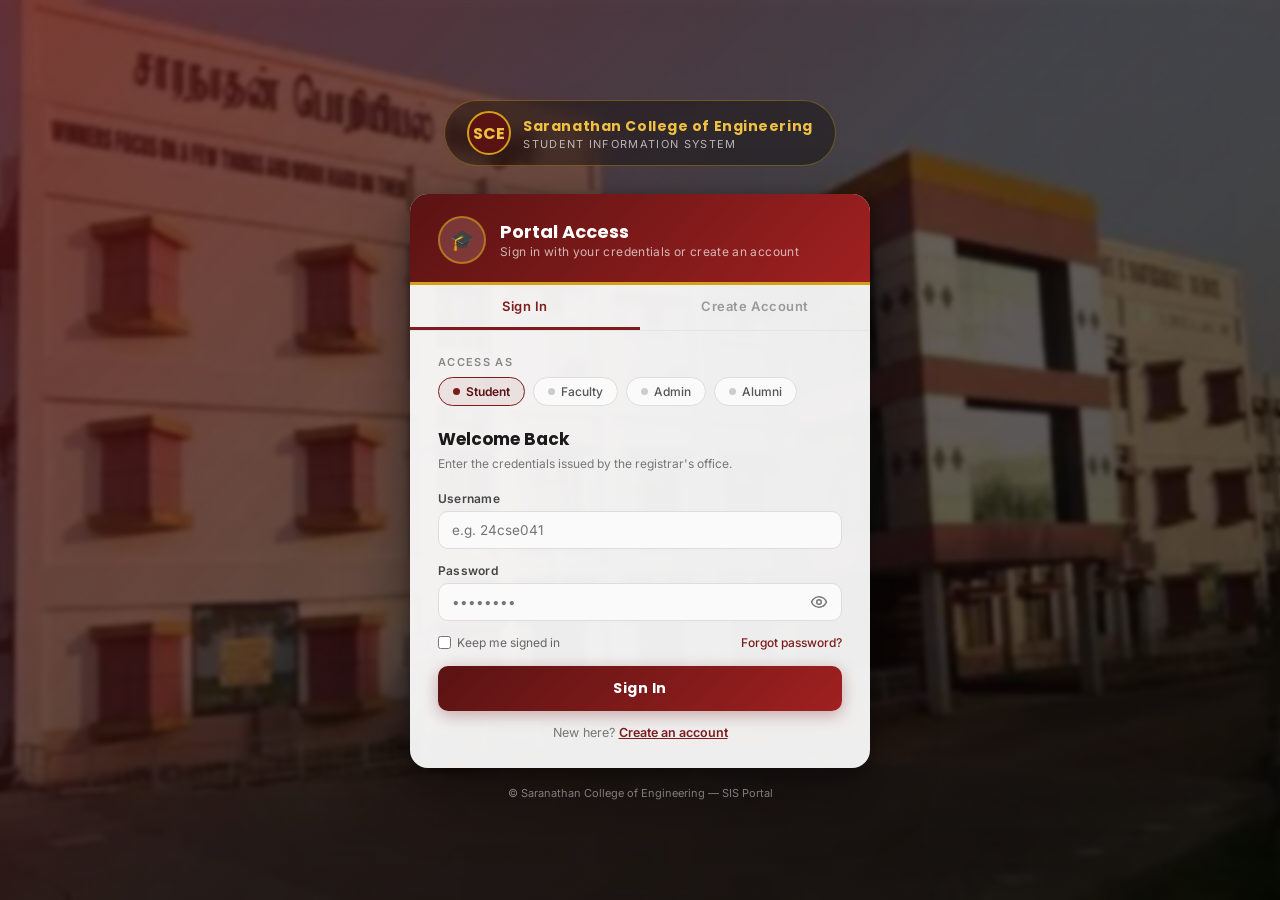
<file: frontend/index.html>
<!DOCTYPE html>
<html lang="en">
<head>
<meta charset="UTF-8">
<meta name="viewport" content="width=device-width, initial-scale=1.0">
<title>Student Information System — Sign In</title>
<meta name="description" content="Sign in to the Student Information System of Saranathan College of Engineering.">
<link rel="preconnect" href="https://fonts.googleapis.com">
<link href="https://fonts.googleapis.com/css2?family=Inter:wght@300;400;500;600;700&family=Poppins:wght@600;700&display=swap" rel="stylesheet">
<script src="api-client.js"></script>
<style>
  :root {
    --maroon: #7C1D1D;
    --maroon-dark: #5A1313;
    --maroon-light: #A02020;
    --gold: #D4A017;
    --gold-light: #F0C040;
    --white: #ffffff;
    --white-80: rgba(255,255,255,0.80);
    --white-10: rgba(255,255,255,0.10);
    --white-20: rgba(255,255,255,0.20);
    --white-30: rgba(255,255,255,0.30);
    --text-dark: #1a1a1a;
    --text-mid: #444;
    --shadow-card: 0 24px 64px rgba(0,0,0,0.45), 0 4px 16px rgba(0,0,0,0.30);
    --radius: 18px;
    --input-radius: 10px;
  }

  *, *::before, *::after { box-sizing: border-box; margin: 0; padding: 0; }

  html, body {
    height: 100%;
    font-family: 'Inter', sans-serif;
    overflow-x: hidden;
  }

  /* ── Full-page background ── */
  .bg {
    position: fixed;
    inset: 0;
    background: url('college.png') center center / cover no-repeat;
    z-index: 0;
  }
  .bg-overlay {
    position: fixed;
    inset: 0;
    background: linear-gradient(
      135deg,
      rgba(90,19,19,0.78) 0%,
      rgba(20,10,10,0.65) 50%,
      rgba(0,0,0,0.72) 100%
    );
    backdrop-filter: blur(2px);
    z-index: 1;
  }

  /* ── Page layout ── */
  .page {
    position: relative;
    z-index: 2;
    min-height: 100vh;
    display: flex;
    flex-direction: column;
    align-items: center;
    justify-content: center;
    padding: 32px 16px;
  }

  /* ── College header banner ── */
  .college-header {
    text-align: center;
    margin-bottom: 28px;
    animation: fadeDown 0.6s ease both;
  }
  .college-header .badge {
    display: inline-flex;
    align-items: center;
    gap: 12px;
    background: rgba(0,0,0,0.35);
    border: 1px solid rgba(212,160,23,0.40);
    border-radius: 50px;
    padding: 10px 22px;
    backdrop-filter: blur(8px);
  }
  .college-header .badge-emblem {
    width: 44px;
    height: 44px;
    border-radius: 50%;
    border: 2px solid var(--gold);
    background: var(--maroon-dark);
    display: flex;
    align-items: center;
    justify-content: center;
    font-family: 'Poppins', sans-serif;
    font-weight: 700;
    font-size: 16px;
    color: var(--gold-light);
    flex-shrink: 0;
  }
  .college-header .badge-text {
    display: flex;
    flex-direction: column;
    text-align: left;
  }
  .college-header .badge-text strong {
    font-family: 'Poppins', sans-serif;
    font-weight: 700;
    font-size: 14px;
    color: var(--gold-light);
    letter-spacing: 0.04em;
  }
  .college-header .badge-text span {
    font-size: 11px;
    color: rgba(255,255,255,0.65);
    letter-spacing: 0.12em;
    text-transform: uppercase;
  }

  /* ── Glass card ── */
  .card {
    width: 100%;
    max-width: 460px;
    background: rgba(255,255,255,0.93);
    border-radius: var(--radius);
    box-shadow: var(--shadow-card);
    overflow: hidden;
    animation: fadeUp 0.65s ease both 0.1s;
  }

  /* ── Card top stripe ── */
  .card-top {
    background: linear-gradient(135deg, var(--maroon-dark) 0%, var(--maroon-light) 100%);
    padding: 22px 28px 18px;
    display: flex;
    align-items: center;
    gap: 14px;
    border-bottom: 3px solid var(--gold);
  }
  .card-top-icon {
    width: 48px;
    height: 48px;
    border-radius: 50%;
    background: rgba(255,255,255,0.15);
    border: 2px solid rgba(212,160,23,0.60);
    display: flex;
    align-items: center;
    justify-content: center;
    font-size: 20px;
    flex-shrink: 0;
  }
  .card-top-text h1 {
    font-family: 'Poppins', sans-serif;
    font-size: 18px;
    font-weight: 700;
    color: var(--white);
    line-height: 1.2;
  }
  .card-top-text p {
    font-size: 12px;
    color: rgba(255,255,255,0.68);
    margin-top: 2px;
    letter-spacing: 0.03em;
  }

  /* ── Tabs ── */
  .tabs {
    display: flex;
    border-bottom: 1px solid #e5e5e5;
  }
  .tab {
    flex: 1;
    padding: 13px 0;
    font-size: 13px;
    font-weight: 600;
    border: none;
    background: none;
    cursor: pointer;
    color: #999;
    letter-spacing: 0.04em;
    transition: color 0.2s, border-bottom 0.2s;
    border-bottom: 3px solid transparent;
    font-family: 'Inter', sans-serif;
  }
  .tab[aria-selected="true"] {
    color: var(--maroon);
    border-bottom: 3px solid var(--maroon);
  }
  .tab:hover { color: var(--maroon-light); }

  /* ── Card body ── */
  .card-body { padding: 24px 28px 28px; }

  /* ── Role picker ── */
  .role-label {
    font-size: 11px;
    font-weight: 600;
    color: #888;
    letter-spacing: 0.12em;
    text-transform: uppercase;
    margin-bottom: 8px;
  }
  .role-picker {
    display: flex;
    gap: 8px;
    flex-wrap: wrap;
    margin-bottom: 20px;
  }
  .role-badge {
    display: flex;
    align-items: center;
    gap: 6px;
    padding: 6px 14px;
    border-radius: 50px;
    border: 1.5px solid #ddd;
    background: #fafafa;
    cursor: pointer;
    font-size: 12px;
    font-weight: 500;
    color: #555;
    transition: all 0.2s ease;
    font-family: 'Inter', sans-serif;
  }
  .role-badge .dot {
    width: 7px;
    height: 7px;
    border-radius: 50%;
    background: #ccc;
    transition: background 0.2s;
    flex-shrink: 0;
  }
  .role-badge[aria-pressed="true"] {
    border-color: var(--maroon);
    background: rgba(124,29,29,0.08);
    color: var(--maroon-dark);
    font-weight: 600;
  }
  .role-badge[aria-pressed="true"] .dot { background: var(--maroon); }
  .role-badge:hover:not([aria-pressed="true"]) { border-color: #aaa; background: #f2f2f2; }

  /* ── Panel heading ── */
  .panel-head { margin-bottom: 18px; }
  .panel-head h2 {
    font-family: 'Poppins', sans-serif;
    font-size: 17px;
    font-weight: 700;
    color: var(--text-dark);
    margin-bottom: 3px;
  }
  .panel-head p {
    font-size: 12px;
    color: #777;
    line-height: 1.5;
  }

  /* ── Form fields ── */
  .field { margin-bottom: 14px; }
  .field label {
    display: block;
    font-size: 12px;
    font-weight: 600;
    color: #444;
    margin-bottom: 5px;
    letter-spacing: 0.02em;
  }
  .field input {
    width: 100%;
    padding: 10px 13px;
    border: 1.5px solid #ddd;
    border-radius: var(--input-radius);
    font-size: 13.5px;
    font-family: 'Inter', sans-serif;
    color: var(--text-dark);
    background: #fafafa;
    transition: border-color 0.2s, box-shadow 0.2s, background 0.2s;
    outline: none;
  }
  .field input:focus {
    border-color: var(--maroon);
    background: #fff;
    box-shadow: 0 0 0 3px rgba(124,29,29,0.10);
  }
  .field.error input {
    border-color: #e53e3e;
    background: #fff5f5;
  }
  .err-msg {
    font-size: 11px;
    color: #e53e3e;
    margin-top: 4px;
    display: none;
  }
  .field.error .err-msg { display: block; }

  /* ── Password visibility toggle ── */
  .password-wrapper {
    position: relative;
    display: flex;
    align-items: center;
    width: 100%;
  }
  .password-wrapper input {
    width: 100%;
    padding-right: 40px;
  }
  .toggle-password-btn {
    position: absolute;
    right: 8px;
    top: 50%;
    transform: translateY(-50%);
    background: transparent;
    border: none;
    cursor: pointer;
    padding: 6px;
    border-radius: 6px;
    display: inline-flex;
    align-items: center;
    justify-content: center;
    color: #777;
    transition: color 0.15s, background-color 0.15s;
    line-height: 1;
    z-index: 2;
  }
  .toggle-password-btn:hover {
    color: var(--maroon);
    background-color: rgba(124, 29, 29, 0.08);
  }
  .toggle-password-btn:focus-visible {
    outline: 2px solid var(--maroon);
    outline-offset: 1px;
  }
  .toggle-password-btn svg {
    width: 18px;
    height: 18px;
    display: block;
    pointer-events: none;
  }

  .row-2 {
    display: grid;
    grid-template-columns: 1fr 1fr;
    gap: 10px;
  }

  /* ── Aux row ── */
  .aux-row {
    display: flex;
    justify-content: space-between;
    align-items: center;
    font-size: 12px;
    color: #666;
    margin: 10px 0 16px;
    flex-wrap: wrap;
    gap: 6px;
  }
  .aux-row label { display: flex; align-items: center; gap: 6px; cursor: pointer; }
  .aux-row a { color: var(--maroon); text-decoration: none; font-weight: 500; }
  .aux-row a:hover { text-decoration: underline; }

  /* ── Submit button ── */
  .submit-btn {
    width: 100%;
    padding: 12px;
    background: linear-gradient(135deg, var(--maroon-dark) 0%, var(--maroon-light) 100%);
    color: #fff;
    border: none;
    border-radius: var(--input-radius);
    font-size: 14px;
    font-weight: 700;
    font-family: 'Poppins', sans-serif;
    letter-spacing: 0.04em;
    cursor: pointer;
    transition: opacity 0.2s, transform 0.15s, box-shadow 0.2s;
    box-shadow: 0 4px 16px rgba(124,29,29,0.35);
  }
  .submit-btn:hover:not(:disabled) {
    opacity: 0.92;
    transform: translateY(-1px);
    box-shadow: 0 8px 24px rgba(124,29,29,0.40);
  }
  .submit-btn:active:not(:disabled) { transform: translateY(0); }
  .submit-btn:disabled { opacity: 0.6; cursor: not-allowed; }

  /* ── Switch line ── */
  .switch-line {
    text-align: center;
    font-size: 12.5px;
    color: #777;
    margin-top: 14px;
  }
  .switch-line button {
    background: none;
    border: none;
    color: var(--maroon);
    font-weight: 600;
    font-size: 12.5px;
    font-family: 'Inter', sans-serif;
    cursor: pointer;
    padding: 0;
    text-decoration: underline;
  }
  .switch-line button:hover { color: var(--maroon-dark); }

  /* ── Hidden ── */
  .hidden { display: none !important; }

  /* ── Toast ── */
  .toast {
    position: fixed;
    bottom: 28px;
    left: 50%;
    transform: translateX(-50%) translateY(20px);
    background: #222;
    color: #fff;
    padding: 11px 22px;
    border-radius: 40px;
    font-size: 13px;
    font-weight: 500;
    opacity: 0;
    pointer-events: none;
    transition: opacity 0.3s, transform 0.3s;
    z-index: 999;
    white-space: nowrap;
    max-width: 90vw;
  }
  .toast.show {
    opacity: 1;
    transform: translateX(-50%) translateY(0);
  }

  /* ── Footer credit ── */
  .footer-credit {
    margin-top: 18px;
    text-align: center;
    font-size: 11px;
    color: rgba(255,255,255,0.45);
    animation: fadeUp 0.7s ease both 0.2s;
  }

  /* ── Animations ── */
  @keyframes fadeUp {
    from { opacity: 0; transform: translateY(24px); }
    to   { opacity: 1; transform: translateY(0); }
  }
  @keyframes fadeDown {
    from { opacity: 0; transform: translateY(-16px); }
    to   { opacity: 1; transform: translateY(0); }
  }

  @media (max-width: 520px) {
    .card-body { padding: 18px 18px 22px; }
    .row-2 { grid-template-columns: 1fr; }
    .card-top { padding: 18px 18px 14px; }
    .role-picker { gap: 6px; }
  }

  @media (prefers-reduced-motion: reduce) {
    * { animation-duration: 0.001ms !important; transition-duration: 0.001ms !important; }
  }
</style>
</head>
<body>

<!-- Background -->
<div class="bg"></div>
<div class="bg-overlay"></div>

<div class="page">

  <!-- College badge header -->
  <div class="college-header">
    <div class="badge">
      <div class="badge-emblem">SCE</div>
      <div class="badge-text">
        <strong>Saranathan College of Engineering</strong>
        <span>Student Information System</span>
      </div>
    </div>
  </div>

  <!-- Main card -->
  <div class="card">

    <!-- Red top bar -->
    <div class="card-top">
      <div class="card-top-icon">🎓</div>
      <div class="card-top-text">
        <h1>Portal Access</h1>
        <p>Sign in with your credentials or create an account</p>
      </div>
    </div>

    <!-- Tabs -->
    <div class="tabs" role="tablist" aria-label="Account access">
      <button class="tab" id="tab-login" role="tab" aria-selected="true" aria-controls="panel-login">Sign In</button>
      <button class="tab" id="tab-signup" role="tab" aria-selected="false" aria-controls="panel-signup">Create Account</button>
    </div>

    <div class="card-body">

      <!-- Role picker (shared) -->
      <div class="role-label">Access as</div>
      <div class="role-picker" role="group" aria-label="Select your role">
        <button type="button" class="role-badge" data-role="student" aria-pressed="true">
          <span class="dot"></span><span class="label">Student</span>
        </button>
        <button type="button" class="role-badge" data-role="faculty" aria-pressed="false">
          <span class="dot"></span><span class="label">Faculty</span>
        </button>
        <button type="button" class="role-badge" data-role="admin" aria-pressed="false">
          <span class="dot"></span><span class="label">Admin</span>
        </button>
        <button type="button" class="role-badge" data-role="alumni" aria-pressed="false">
          <span class="dot"></span><span class="label">Alumni</span>
        </button>
      </div>

      <!-- LOGIN PANEL -->
      <section id="panel-login" role="tabpanel" aria-labelledby="tab-login">
        <div class="panel-head">
          <h2>Welcome Back</h2>
          <p>Enter the credentials issued by the registrar's office.</p>
        </div>

        <form id="form-login" novalidate>
          <div class="field" id="f-login-username">
            <label for="login-username">Username</label>
            <input type="text" id="login-username" name="username" placeholder="e.g. 24cse041" autocomplete="username">
            <div class="err-msg">Enter your username to continue.</div>
          </div>

          <div class="field" id="f-login-password">
            <label for="login-password">Password</label>
            <div class="password-wrapper">
              <input type="password" id="login-password" name="password" placeholder="••••••••" autocomplete="current-password">
              <button type="button" class="toggle-password-btn" aria-label="Show password" title="Show password" data-target="login-password">
                <svg class="eye-icon" xmlns="http://www.w3.org/2000/svg" width="18" height="18" viewBox="0 0 24 24" fill="none" stroke="currentColor" stroke-width="2" stroke-linecap="round" stroke-linejoin="round">
                  <path d="M2 12s3-7 10-7 10 7 10 7-3 7-10 7-10-7-10-7Z"/>
                  <circle cx="12" cy="12" r="3"/>
                </svg>
                <svg class="eye-off-icon" xmlns="http://www.w3.org/2000/svg" width="18" height="18" viewBox="0 0 24 24" fill="none" stroke="currentColor" stroke-width="2" stroke-linecap="round" stroke-linejoin="round" style="display:none;">
                  <path d="M9.88 9.88a3 3 0 1 0 4.24 4.24"/>
                  <path d="M10.73 5.08A10.43 10.43 0 0 1 12 5c7 0 10 7 10 7a13.16 13.16 0 0 1-1.67 2.68"/>
                  <path d="M6.61 6.61A13.526 13.526 0 0 0 2 12s3 7 10 7a9.74 9.74 0 0 0 5.39-1.61"/>
                  <line x1="2" y1="2" x2="22" y2="22"/>
                </svg>
              </button>
            </div>
            <div class="err-msg">Enter your password to continue.</div>
          </div>

          <div class="aux-row">
            <label><input type="checkbox" name="remember"> Keep me signed in</label>
            <a href="#">Forgot password?</a>
          </div>

          <button type="submit" class="submit-btn" id="btn-login">Sign In</button>
        </form>

        <p class="switch-line">New here? <button type="button" data-goto="signup">Create an account</button></p>
      </section>

      <!-- SIGNUP PANEL -->
      <section id="panel-signup" role="tabpanel" aria-labelledby="tab-signup" class="hidden">
        <div class="panel-head">
          <h2>Create Your Record</h2>
          <p>This creates your login. Academic details are filled in afterward.</p>
        </div>

        <form id="form-signup" novalidate>
          <div class="field" id="f-signup-name">
            <label for="signup-name">Full Name</label>
            <input type="text" id="signup-name" name="fullname" placeholder="As per college records" autocomplete="name">
            <div class="err-msg">Enter your full name.</div>
          </div>

          <div class="field" id="f-signup-email">
            <label for="signup-email">College Email</label>
            <input type="email" id="signup-email" name="email" placeholder="you@college.edu" autocomplete="email">
            <div class="err-msg">Enter a valid email address.</div>
          </div>

          <div class="field" id="f-signup-username">
            <label for="signup-username">Choose a Username</label>
            <input type="text" id="signup-username" name="username" placeholder="e.g. 24cse041" autocomplete="username">
            <div class="err-msg">Username must be at least 4 characters.</div>
          </div>

          <div class="row-2">
            <div class="field" id="f-signup-password">
              <label for="signup-password">Password</label>
              <div class="password-wrapper">
                <input type="password" id="signup-password" name="password" placeholder="At least 8 chars" autocomplete="new-password">
                <button type="button" class="toggle-password-btn" aria-label="Show password" title="Show password" data-target="signup-password">
                  <svg class="eye-icon" xmlns="http://www.w3.org/2000/svg" width="18" height="18" viewBox="0 0 24 24" fill="none" stroke="currentColor" stroke-width="2" stroke-linecap="round" stroke-linejoin="round">
                    <path d="M2 12s3-7 10-7 10 7 10 7-3 7-10 7-10-7-10-7Z"/>
                    <circle cx="12" cy="12" r="3"/>
                  </svg>
                  <svg class="eye-off-icon" xmlns="http://www.w3.org/2000/svg" width="18" height="18" viewBox="0 0 24 24" fill="none" stroke="currentColor" stroke-width="2" stroke-linecap="round" stroke-linejoin="round" style="display:none;">
                    <path d="M9.88 9.88a3 3 0 1 0 4.24 4.24"/>
                    <path d="M10.73 5.08A10.43 10.43 0 0 1 12 5c7 0 10 7 10 7a13.16 13.16 0 0 1-1.67 2.68"/>
                    <path d="M6.61 6.61A13.526 13.526 0 0 0 2 12s3 7 10 7a9.74 9.74 0 0 0 5.39-1.61"/>
                    <line x1="2" y1="2" x2="22" y2="22"/>
                  </svg>
                </button>
              </div>
              <div class="err-msg">Minimum 8 characters.</div>
            </div>
            <div class="field" id="f-signup-confirm">
              <label for="signup-confirm">Confirm Password</label>
              <div class="password-wrapper">
                <input type="password" id="signup-confirm" name="confirm" placeholder="Repeat password" autocomplete="new-password">
                <button type="button" class="toggle-password-btn" aria-label="Show password" title="Show password" data-target="signup-confirm">
                  <svg class="eye-icon" xmlns="http://www.w3.org/2000/svg" width="18" height="18" viewBox="0 0 24 24" fill="none" stroke="currentColor" stroke-width="2" stroke-linecap="round" stroke-linejoin="round">
                    <path d="M2 12s3-7 10-7 10 7 10 7-3 7-10 7-10-7-10-7Z"/>
                    <circle cx="12" cy="12" r="3"/>
                  </svg>
                  <svg class="eye-off-icon" xmlns="http://www.w3.org/2000/svg" width="18" height="18" viewBox="0 0 24 24" fill="none" stroke="currentColor" stroke-width="2" stroke-linecap="round" stroke-linejoin="round" style="display:none;">
                    <path d="M9.88 9.88a3 3 0 1 0 4.24 4.24"/>
                    <path d="M10.73 5.08A10.43 10.43 0 0 1 12 5c7 0 10 7 10 7a13.16 13.16 0 0 1-1.67 2.68"/>
                    <path d="M6.61 6.61A13.526 13.526 0 0 0 2 12s3 7 10 7a9.74 9.74 0 0 0 5.39-1.61"/>
                    <line x1="2" y1="2" x2="22" y2="22"/>
                  </svg>
                </button>
              </div>
              <div class="err-msg">Passwords don't match.</div>
            </div>
          </div>

          <div class="aux-row">
            <label><input type="checkbox" name="terms"> I agree to the records &amp; usage policy</label>
          </div>

          <button type="submit" class="submit-btn" id="btn-signup">Create Account</button>
        </form>

        <p class="switch-line">Already registered? <button type="button" data-goto="login">Sign in instead</button></p>
      </section>

    </div><!-- /card-body -->
  </div><!-- /card -->

  <div class="footer-credit">© Saranathan College of Engineering — SIS Portal</div>

</div><!-- /page -->

<div class="toast" id="toast"></div>

<script>
  // ---------- Tab switching ----------
  const tabLogin   = document.getElementById('tab-login');
  const tabSignup  = document.getElementById('tab-signup');
  const panelLogin  = document.getElementById('panel-login');
  const panelSignup = document.getElementById('panel-signup');

  function showPanel(which) {
    const isLogin = which === 'login';
    tabLogin.setAttribute('aria-selected', String(isLogin));
    tabSignup.setAttribute('aria-selected', String(!isLogin));
    panelLogin.classList.toggle('hidden', !isLogin);
    panelSignup.classList.toggle('hidden', isLogin);

    // In signup mode, restrict role selection to student and alumni
    const privilegedBadges = document.querySelectorAll('.role-badge[data-role="admin"], .role-badge[data-role="faculty"]');
    privilegedBadges.forEach(b => {
      b.style.display = isLogin ? '' : 'none';
    });

    if (!isLogin && (selectedRole === 'admin' || selectedRole === 'faculty')) {
      const studentBadge = document.querySelector('.role-badge[data-role="student"]');
      if (studentBadge) {
        roleBadges.forEach(b => b.setAttribute('aria-pressed', 'false'));
        studentBadge.setAttribute('aria-pressed', 'true');
        selectedRole = 'student';
      }
    }
  }

  tabLogin.addEventListener('click',  () => showPanel('login'));
  tabSignup.addEventListener('click', () => showPanel('signup'));
  document.querySelectorAll('[data-goto]').forEach(btn => {
    btn.addEventListener('click', () => showPanel(btn.dataset.goto));
  });

  // ---------- Role picker ----------
  const roleBadges = document.querySelectorAll('.role-badge');
  let selectedRole = 'student';

  roleBadges.forEach(badge => {
    badge.addEventListener('click', () => {
      roleBadges.forEach(b => b.setAttribute('aria-pressed', 'false'));
      badge.setAttribute('aria-pressed', 'true');
      selectedRole = badge.dataset.role;
    });
  });

  // ---------- Helpers ----------
  function setError(fieldId, show) {
    document.getElementById(fieldId).classList.toggle('error', show);
  }

  function showToast(msg) {
    const t = document.getElementById('toast');
    t.textContent = msg;
    t.classList.add('show');
    setTimeout(() => t.classList.remove('show'), 2800);
  }

  // ---------- Login ----------
  document.getElementById('form-login').addEventListener('submit', async e => {
    e.preventDefault();
    const username = document.getElementById('login-username').value.trim();
    const password = document.getElementById('login-password').value;

    let valid = true;
    if (!username) { setError('f-login-username', true);  valid = false; } else setError('f-login-username', false);
    if (!password) { setError('f-login-password', true);  valid = false; } else setError('f-login-password', false);
    if (!valid) return;

    const btn = document.getElementById('btn-login');
    btn.disabled = true; btn.textContent = 'Signing in…';

    const { data, error } = await sisSignIn({ email: username, password });

    if (error) {
      showToast(error.message);
      btn.disabled = false; btn.textContent = 'Sign In';
      return;
    }

    window.location.href = data.user.role + '.html';
  });

  // ---------- Signup ----------
  document.getElementById('form-signup').addEventListener('submit', async e => {
    e.preventDefault();
    const name     = document.getElementById('signup-name').value.trim();
    const email    = document.getElementById('signup-email').value.trim();
    const username = document.getElementById('signup-username').value.trim();
    const password = document.getElementById('signup-password').value;
    const confirm  = document.getElementById('signup-confirm').value;

    const emailPat = /^[^\s@]+@[^\s@]+\.[^\s@]+$/;
    let valid = true;
    if (!name)                        { setError('f-signup-name',     true);  valid = false; } else setError('f-signup-name',     false);
    if (!emailPat.test(email))        { setError('f-signup-email',    true);  valid = false; } else setError('f-signup-email',    false);
    if (username.length < 4)          { setError('f-signup-username', true);  valid = false; } else setError('f-signup-username', false);
    if (password.length < 8)          { setError('f-signup-password', true);  valid = false; } else setError('f-signup-password', false);
    if (confirm !== password || !confirm){ setError('f-signup-confirm', true); valid = false; } else setError('f-signup-confirm', false);
    if (!valid) return;

    if (selectedRole === 'admin' || selectedRole === 'faculty') {
      showToast('Admin and Faculty accounts must be provisioned by an administrator.');
      return;
    }

    const btn = document.getElementById('btn-signup');
    btn.disabled = true; btn.textContent = 'Creating account…';

    const { data, error } = await sisSignUp({ email, password, fullName: name, username, role: selectedRole });

    if (error) {
      showToast(error.message);
      btn.disabled = false; btn.textContent = 'Create Account';
      return;
    }

    showToast(`Record created for ${selectedRole}. Signing you in…`);
    setTimeout(() => { window.location.href = data.user.role + '.html'; }, 900);
  });

  // ---------- Password visibility toggle ----------
  document.querySelectorAll('.toggle-password-btn').forEach(btn => {
    btn.addEventListener('click', () => {
      const targetId = btn.dataset.target;
      const input = document.getElementById(targetId);
      if (!input) return;
      const isPassword = input.type === 'password';
      input.type = isPassword ? 'text' : 'password';
      const label = isPassword ? 'Hide password' : 'Show password';
      btn.setAttribute('aria-label', label);
      btn.setAttribute('title', label);
      const eye = btn.querySelector('.eye-icon');
      const eyeOff = btn.querySelector('.eye-off-icon');
      if (eye && eyeOff) {
        eye.style.display = isPassword ? 'none' : 'block';
        eyeOff.style.display = isPassword ? 'block' : 'none';
      }
    });
  });
</script>

</body>
</html>
</file>
<file: frontend/dashboard.css>
/* ============================================================
   Student Information System — Shared Dashboard Styles
   Extends the registrar / ID-card visual language from login.html
   ============================================================ */

:root{
  --ink:#16213E;
  --ink-2:#1E2C52;
  --paper:#FAF9F4;
  --paper-2:#F1EEE4;
  --card:#FFFFFF;
  --gold:#B08D57;
  --teal:#234E52;
  --maroon:#7C3B3B;
  --slateblue:#4C5A82;
  --slate:#4A5568;
  --charcoal:#2B2B2B;
  --line:#E4DFD0;
  --line-dark:#33406B;
  --focus:#B08D57;
  --good:#3F6B4F;
  --warn:#A6741F;
  --bad:#7C3B3B;
}

*{ box-sizing:border-box; }

html,body{
  margin:0; padding:0;
  background:var(--paper);
  color:var(--charcoal);
  font-family:'Inter', sans-serif;
  min-height:100%;
}

::selection{ background:var(--gold); color:var(--ink); }

@media (prefers-reduced-motion: reduce){
  *{ animation-duration:0.001ms !important; animation-iteration-count:1 !important; transition-duration:0.001ms !important; }
}

a{ color:inherit; text-decoration:none; }
button{ font-family:inherit; }

/* ---------- App shell ---------- */
.app-shell{
  display:grid;
  grid-template-columns: 250px 1fr;
  min-height:100vh;
}

@media (max-width: 900px){
  .app-shell{ grid-template-columns: 1fr; }
}

/* ---------- Sidebar ---------- */
.sidebar{
  background:linear-gradient(180deg, var(--ink) 0%, var(--ink-2) 100%);
  color:var(--paper);
  padding:24px 18px;
  display:flex;
  flex-direction:column;
  min-height:100vh;
  position:sticky;
  top:0;
}

@media (max-width: 900px){
  .sidebar{
    position:fixed;
    left:0; top:0; bottom:0;
    width:250px;
    z-index:40;
    transform:translateX(-100%);
    transition:transform 0.25s ease;
    box-shadow:0 0 40px rgba(0,0,0,0.35);
  }
  .sidebar.open{ transform:translateX(0); }
}

.sb-brand{
  display:flex;
  align-items:center;
  gap:10px;
  padding:4px 6px 22px;
  border-bottom:1px solid rgba(255,255,255,0.12);
  margin-bottom:18px;
}

.sb-brand .seal{
  width:32px; height:32px;
  border:1.5px solid var(--gold);
  border-radius:50%;
  display:flex; align-items:center; justify-content:center;
  font-family:'Fraunces', serif;
  font-size:13px;
  color:var(--gold);
  flex-shrink:0;
}

.sb-brand .sb-title{
  font-family:'Fraunces', serif;
  font-size:14.5px;
  line-height:1.25;
}

.sb-brand .sb-sub{
  font-family:'IBM Plex Mono', monospace;
  font-size:9.5px;
  letter-spacing:0.12em;
  text-transform:uppercase;
  color:rgba(250,249,244,0.5);
}

.sb-nav{
  list-style:none;
  margin:0; padding:0;
  display:flex;
  flex-direction:column;
  gap:2px;
}

.sb-nav .nav-label{
  font-family:'IBM Plex Mono', monospace;
  font-size:10px;
  letter-spacing:0.14em;
  text-transform:uppercase;
  color:rgba(250,249,244,0.38);
  padding:14px 10px 8px;
}

.sb-nav button.nav-item{
  display:flex;
  align-items:center;
  gap:11px;
  width:100%;
  text-align:left;
  background:none;
  border:none;
  color:rgba(250,249,244,0.78);
  padding:10px 10px;
  border-radius:7px;
  font-size:13.5px;
  cursor:pointer;
  transition:background 0.15s ease, color 0.15s ease;
}

.sb-nav button.nav-item .ic{
  width:17px; height:17px;
  flex-shrink:0;
  opacity:0.9;
}

.sb-nav button.nav-item:hover{
  background:rgba(255,255,255,0.06);
  color:var(--paper);
}

.sb-nav button.nav-item.active{
  background:rgba(176,141,87,0.16);
  color:var(--paper);
}
.sb-nav button.nav-item.active .ic{ color:var(--gold); }

.sb-nav button.nav-item:focus-visible{ outline:2px solid var(--gold); outline-offset:2px; }

.sb-spacer{ flex:1; }

/* Mini ID card — callback to login page signature */
.mini-id{
  border-radius:10px;
  padding:13px 14px;
  font-family:'IBM Plex Mono', monospace;
  border:1px solid rgba(255,255,255,0.14);
  margin-top:14px;
  position:relative;
}

.mini-id .punch{
  width:7px; height:7px;
  border-radius:50%;
  background:rgba(0,0,0,0.25);
  position:absolute;
  top:9px; right:12px;
}

.mini-id .role{
  font-size:8.5px;
  letter-spacing:0.13em;
  text-transform:uppercase;
  opacity:0.75;
}

.mini-id .name{
  font-family:'Fraunces', serif;
  font-size:14px;
  margin-top:10px;
}

.mini-id .meta{
  font-size:9px;
  opacity:0.6;
  margin-top:3px;
}

.mini-id.role-student{ background:linear-gradient(135deg, var(--teal), #1a3c3f); color:#EAF2F0; }
.mini-id.role-faculty{ background:linear-gradient(135deg, var(--gold), #8a6b3d); color:#241a0c; }
.mini-id.role-admin{ background:linear-gradient(135deg, var(--maroon), #5c2b2b); color:#F6E9E9; }
.mini-id.role-alumni{ background:linear-gradient(135deg, var(--slateblue), #33395c); color:#EBEDF5; }

.sb-logout{
  display:block;
  margin-top:12px;
  text-align:center;
  font-size:12px;
  color:rgba(250,249,244,0.55);
  padding:9px;
  border:1px solid rgba(255,255,255,0.14);
  border-radius:7px;
  cursor:pointer;
  background:none;
  width:100%;
}
.sb-logout:hover{ color:var(--paper); border-color:rgba(255,255,255,0.3); }

/* ---------- Main column ---------- */
.main-col{ min-width:0; }

.topbar{
  display:flex;
  align-items:center;
  justify-content:space-between;
  padding:20px 32px;
  border-bottom:1px solid var(--line);
  background:var(--paper);
  position:sticky;
  top:0;
  z-index:10;
}

.topbar .tb-left{
  display:flex;
  align-items:center;
  gap:14px;
}

.hamburger{
  display:none;
  background:none;
  border:1px solid var(--line);
  border-radius:7px;
  width:36px; height:36px;
  align-items:center;
  justify-content:center;
  cursor:pointer;
  color:var(--ink);
}

@media (max-width: 900px){
  .hamburger{ display:flex; }
}

.tb-title .eyebrow{
  font-family:'IBM Plex Mono', monospace;
  font-size:10.5px;
  letter-spacing:0.14em;
  text-transform:uppercase;
  color:var(--gold);
  margin:0 0 3px;
}

.tb-title h1{
  font-family:'Fraunces', serif;
  font-weight:500;
  font-size:1.4rem;
  margin:0;
  color:var(--ink);
}

.tb-right{ display:flex; align-items:center; gap:14px; }

.role-chip{
  font-family:'IBM Plex Mono', monospace;
  font-size:10.5px;
  letter-spacing:0.08em;
  text-transform:uppercase;
  padding:6px 12px;
  border-radius:20px;
  border:1px solid var(--line);
  color:var(--slate);
  background:var(--paper-2);
}

.avatar-dot{
  width:34px; height:34px;
  border-radius:50%;
  display:flex; align-items:center; justify-content:center;
  font-family:'Fraunces', serif;
  font-size:13px;
  color:#fff;
  flex-shrink:0;
}

.content{
  padding:28px 32px 64px;
}

.view{ display:none; }
.view.active{ display:block; }

/* ---------- Stat strip ---------- */
.stat-strip{
  display:grid;
  grid-template-columns:repeat(4, 1fr);
  gap:14px;
  margin-bottom:26px;
}

@media (max-width: 700px){
  .stat-strip{ grid-template-columns:1fr 1fr; }
}

.stat-card{
  background:var(--card);
  border:1px solid var(--line);
  border-radius:10px;
  padding:16px 18px;
}

.stat-card .stat-label{
  font-family:'IBM Plex Mono', monospace;
  font-size:10px;
  letter-spacing:0.1em;
  text-transform:uppercase;
  color:var(--slate);
  margin:0 0 8px;
}

.stat-card .stat-value{
  font-family:'Fraunces', serif;
  font-size:1.7rem;
  color:var(--ink);
  line-height:1;
}

.stat-card .stat-value small{
  font-size:0.9rem;
  color:var(--slate);
  font-family:'Inter', sans-serif;
  font-weight:500;
}

.stat-card .stat-sub{
  font-size:11.5px;
  color:var(--good);
  margin-top:6px;
}
.stat-card .stat-sub.warn{ color:var(--warn); }
.stat-card .stat-sub.bad{ color:var(--bad); }

/* ---------- Record cards / module cards ---------- */
.section-head{
  display:flex;
  align-items:baseline;
  justify-content:space-between;
  margin-bottom:14px;
}

.section-head h2{
  font-family:'Fraunces', serif;
  font-weight:500;
  font-size:1.15rem;
  margin:0;
  color:var(--ink);
}

.section-head .rec-count{
  font-family:'IBM Plex Mono', monospace;
  font-size:11px;
  color:var(--slate);
}

.card-grid{
  display:grid;
  grid-template-columns:repeat(auto-fill, minmax(230px, 1fr));
  gap:14px;
  margin-bottom:32px;
}

.rec-card{
  background:var(--card);
  border:1px solid var(--line);
  border-radius:10px;
  padding:18px;
  cursor:pointer;
  transition:border-color 0.15s ease, transform 0.1s ease;
}

.rec-card:hover{ border-color:var(--gold); transform:translateY(-1px); }
.rec-card:focus-visible{ outline:2px solid var(--focus); outline-offset:2px; }

.rec-card .rec-no{
  font-family:'IBM Plex Mono', monospace;
  font-size:10px;
  color:var(--gold);
  letter-spacing:0.08em;
  margin-bottom:10px;
}

.rec-card h3{
  font-family:'Fraunces', serif;
  font-size:1.05rem;
  font-weight:500;
  margin:0 0 6px;
  color:var(--ink);
}

.rec-card p{
  font-size:12.5px;
  color:var(--slate);
  margin:0;
  line-height:1.5;
}

/* ---------- Tables ---------- */
.table-wrap{
  background:var(--card);
  border:1px solid var(--line);
  border-radius:10px;
  overflow:hidden;
  margin-bottom:32px;
}

table{
  width:100%;
  border-collapse:collapse;
  font-size:13px;
}

thead th{
  text-align:left;
  font-family:'IBM Plex Mono', monospace;
  font-size:10px;
  letter-spacing:0.09em;
  text-transform:uppercase;
  color:var(--slate);
  padding:12px 16px;
  background:var(--paper-2);
  border-bottom:1px solid var(--line);
}

tbody td{
  padding:12px 16px;
  border-bottom:1px solid var(--line);
  color:var(--charcoal);
}

tbody tr:last-child td{ border-bottom:none; }
tbody tr:hover{ background:rgba(176,141,87,0.05); }

.tag{
  display:inline-block;
  font-family:'IBM Plex Mono', monospace;
  font-size:10.5px;
  padding:3px 9px;
  border-radius:20px;
  letter-spacing:0.04em;
}
.tag.good{ background:rgba(63,107,79,0.12); color:var(--good); }
.tag.warn{ background:rgba(166,116,31,0.12); color:var(--warn); }
.tag.bad{ background:rgba(124,59,59,0.12); color:var(--bad); }
.tag.neutral{ background:var(--paper-2); color:var(--slate); }

.tbl-btn{
  font-size:12px;
  font-weight:600;
  color:var(--teal);
  background:none;
  border:none;
  cursor:pointer;
  padding:0;
}
.tbl-btn:hover{ text-decoration:underline; }

/* ---------- Forms inside dashboard (upload / update panels) ---------- */
.panel{
  background:var(--card);
  border:1px solid var(--line);
  border-radius:10px;
  padding:22px;
  margin-bottom:26px;
  max-width:560px;
}

.panel h3{
  font-family:'Fraunces', serif;
  font-size:1.1rem;
  margin:0 0 4px;
  color:var(--ink);
}

.panel .panel-sub{
  font-size:12.5px;
  color:var(--slate);
  margin:0 0 18px;
}

.field{ margin-bottom:14px; }

.field label{
  display:block;
  font-size:12px;
  font-weight:500;
  color:var(--slate);
  margin-bottom:6px;
}

.field input, .field select{
  width:100%;
  padding:10px 12px;
  border:1px solid var(--line);
  border-radius:7px;
  background:#fff;
  font-size:13.5px;
  font-family:inherit;
  color:var(--charcoal);
}

.field input:focus-visible, .field select:focus-visible{
  outline:none;
  border-color:var(--gold);
  box-shadow:0 0 0 3px rgba(176,141,87,0.18);
}

.row-2{
  display:grid;
  grid-template-columns:1fr 1fr;
  gap:12px;
}

.btn{
  padding:10px 20px;
  border-radius:7px;
  font-size:13.5px;
  font-weight:600;
  cursor:pointer;
  border:none;
}

.btn-primary{ background:var(--ink); color:var(--paper); }
.btn-primary:hover{ background:var(--ink-2); }

.btn-ghost{
  background:none;
  border:1px solid var(--line);
  color:var(--slate);
}
.btn-ghost:hover{ border-color:var(--gold); color:var(--ink); }

/* ---------- Empty state ---------- */
.empty-state{
  border:1px dashed var(--line);
  border-radius:10px;
  padding:36px 20px;
  text-align:center;
  color:var(--slate);
  font-size:13px;
}
.empty-state strong{ display:block; color:var(--ink); font-family:'Fraunces', serif; font-size:1rem; margin-bottom:6px; font-weight:500; }

/* ---------- Toast ---------- */
.toast{
  position:fixed;
  bottom:26px; left:50%;
  transform:translateX(-50%) translateY(10px);
  background:var(--ink);
  color:var(--paper);
  padding:12px 20px;
  border-radius:8px;
  font-size:13.5px;
  font-family:'IBM Plex Mono', monospace;
  opacity:0;
  pointer-events:none;
  transition:opacity 0.2s ease, transform 0.2s ease;
  box-shadow:0 10px 30px -8px rgba(0,0,0,0.4);
  z-index:50;
}
.toast.show{ opacity:1; transform:translateX(-50%) translateY(0); }

/* ---------- Sidebar overlay (mobile) ---------- */
.sb-overlay{
  display:none;
  position:fixed;
  inset:0;
  background:rgba(0,0,0,0.4);
  z-index:30;
}
.sb-overlay.show{ display:block; }
</file>
